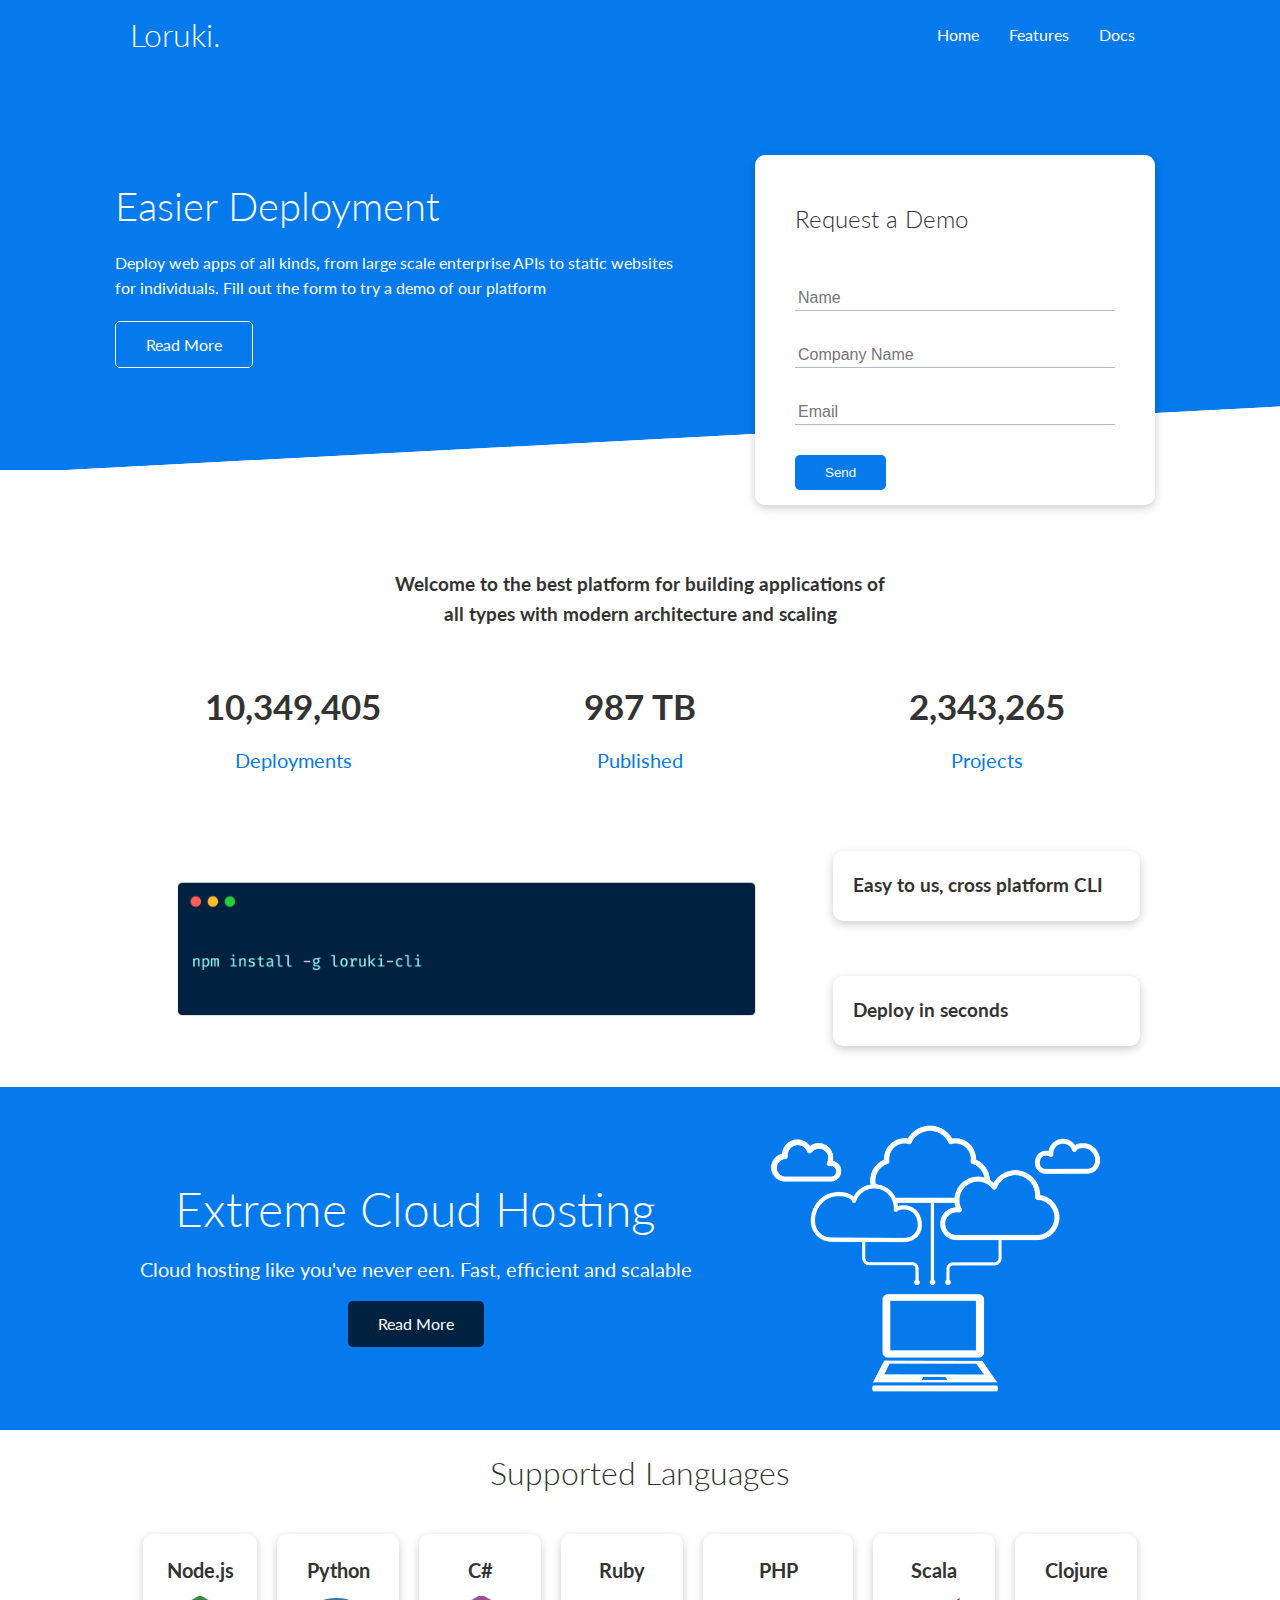
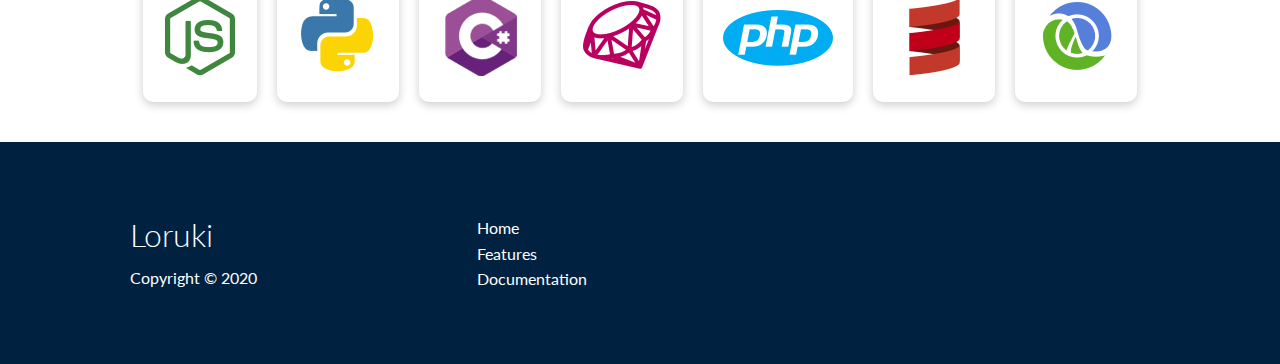
<file: index.html>
<!DOCTYPE html>
<html lang="en">
<head>
    <meta charset="UTF-8">
    <meta http-equiv="X-UA-Compatible" content="IE=edge">
    <meta name="viewport" content="width=device-width, initial-scale=1.0">
    <link rel="stylesheet" href="https://cdnjs.cloudflare.com/ajax/libs/font-awesome/5.15.2/css/all.min.css" integrity="sha512-HK5fgLBL+xu6dm/Ii3z4xhlSUyZgTT9tuc/hSrtw6uzJOvgRr2a9jyxxT1ely+B+xFAmJKVSTbpM/CuL7qxO8w==" crossorigin="anonymous" />
    <link rel="stylesheet" href="css/utilities.css">
    <link rel="stylesheet" href="css/style.css">
    
    <title>Loruki | Cloud Hosting For Everyone</title>
</head>
<body>

    <!-- Navbar -->

    <div class="navbar">
        <div class="container flex">
            <h1 class="logo">Loruki.</h1>
            <nav>
                <ul>
                    <li><a href="index.html">Home</a></li>
                    <li><a href="features.html">Features</a></li>
                    <li><a href="docs.html">Docs</a></li>
                </ul>
            </nav>
        </div>
    </div>

    <!-- Showcase -->

    <section class="showcase">
        <div class="container grid">
            <div class="showcase-text">
                <h1>Easier Deployment</h1>
                <p>Deploy web apps of all kinds, from large scale enterprise APIs to static websites for individuals. Fill out the form to try a demo of our platform</p>
                <a href="features.html" class="btn btn-outline">Read More</a>
            </div>

            <div class="showcase-form card">
                <h2>Request a Demo</h2>
                <form name="contact" method="POST" netlify-honeypot="bot-field" data-netlify="true">
                    <input type="hidden" name="form-name" value="contact">
                    <p class="hidden">
                        <label>Don’t fill this out if you’re human: <input name="bot-field" /></label>
                    </p>
                    <div class="form-control">
                        <input type="text" name="name" placeholder="Name" required>
                    </div>
                    <div class="form-control">
                        <input type="text" name="company" placeholder="Company Name" required>
                    </div>
                    <div class="form-control">
                        <input type="email" name="email" placeholder="Email" required>
                    </div>
                    <input type="submit" value="Send" class="btn btn-primary">
                </form>
            </div>
        </div>
    </section>

    <!-- Stats -->

    <section class="stats">
        <div class="container">
            <h3 class="stats-heading text-center my-1">
                Welcome to the best platform for building applications of all types with modern architecture and scaling
            </h3>

            <div class="grid grid-3 text-center my-4">
                <div>
                    <i class="fas fa-server fa-3x"></i>
                    <h3>10,349,405</h3>
                    <p class="text-secondary">Deployments</p>
                </div>
                <div>
                    <i class="fas fa-upload fa-3x"></i>
                    <h3>987 TB</h3>
                    <p class="text-secondary">Published</p>
                </div>
                <div>
                    <i class="fas fa-project-diagram fa-3x"></i>
                    <h3>2,343,265</h3>
                    <p class="text-secondary">Projects</p>
                </div>
            </div>
        </div>
    </section>

    <!-- Cli -->
    <section class="cli">
        <div class="container grid">
            <img src="images/cli.png" alt="cli">
            <div class="card">
                <h3>Easy to us, cross platform CLI</h3>
            </div>
            <div class="card">
                <h3>Deploy in seconds</h3>
            </div>
        </div>
    </section>

    <!-- Cloud -->
    <section class="cloud bg-primary my-2 py-2">
        <div class="container grid">
            <div class="text-center">
                <h2 class="lg">Extreme Cloud Hosting</h2>
                <p class="lead my-1">Cloud hosting like you've never een. Fast, efficient and scalable</p>
                <a href="features.html" class="btn btn-dark">Read More</a>
            </div>
            <img src="images/cloud.png" alt="cloud">
        </div>
    </section>

    <!-- Languages -->
    <section class="languages">
        <h2 class="md text-center my-2">
            Supported Languages
        </h2>
        <div class="container flex">
            <div class="card">
                <h4>Node.js</h4>
                <img src="images/logos/node.png" alt="node">
            </div>
            <div class="card">
                <h4>Python</h4>
                <img src="images/logos/python.png" alt="Python">
            </div>
            <div class="card">
                <h4>C#</h4>
                <img src="images/logos/csharp.png" alt="C#">
            </div>
            <div class="card">
                <h4>Ruby</h4>
                <img src="images/logos/ruby.png" alt="Ruby">
            </div>
            <div class="card">
                <h4>PHP</h4>
                <img src="images/logos/php.png" alt="PHP">
            </div>
            <div class="card">
                <h4>Scala</h4>
                <img src="images/logos/scala.png" alt="Scala">
            </div>
            <div class="card">
                <h4>Clojure</h4>
                <img src="images/logos/clojure.png" alt="Clojure">
            </div>
        </div>
    </section>

    <!-- Footer -->
    <footer class="footer bg-dark py-5">
        <div class="container grid grid-3">
            <div>
                <h1>Loruki</h1>
                <p>Copyright &copy; 2020</p>
            </div>
            <nav>
                <ul>
                    <li><a href="index.html">Home</a></li>
                    <li><a href="features.html">Features</a></li>
                    <li><a href="docs.html">Documentation</a></li>
                </ul>
            </nav>
            <div class="social">
                <a href="#"><i class="fab fa-github fa-2x"></i></a>
                <a href="#"><i class="fab fa-facebook fa-2x"></i></a>
                <a href="#"><i class="fab fa-instagram fa-2x"></i></a>
                <a href="#"><i class="fab fa-twitter fa-2x"></i></a>
            </div>
        </div>
    </footer>
</body>
</html>
</file>
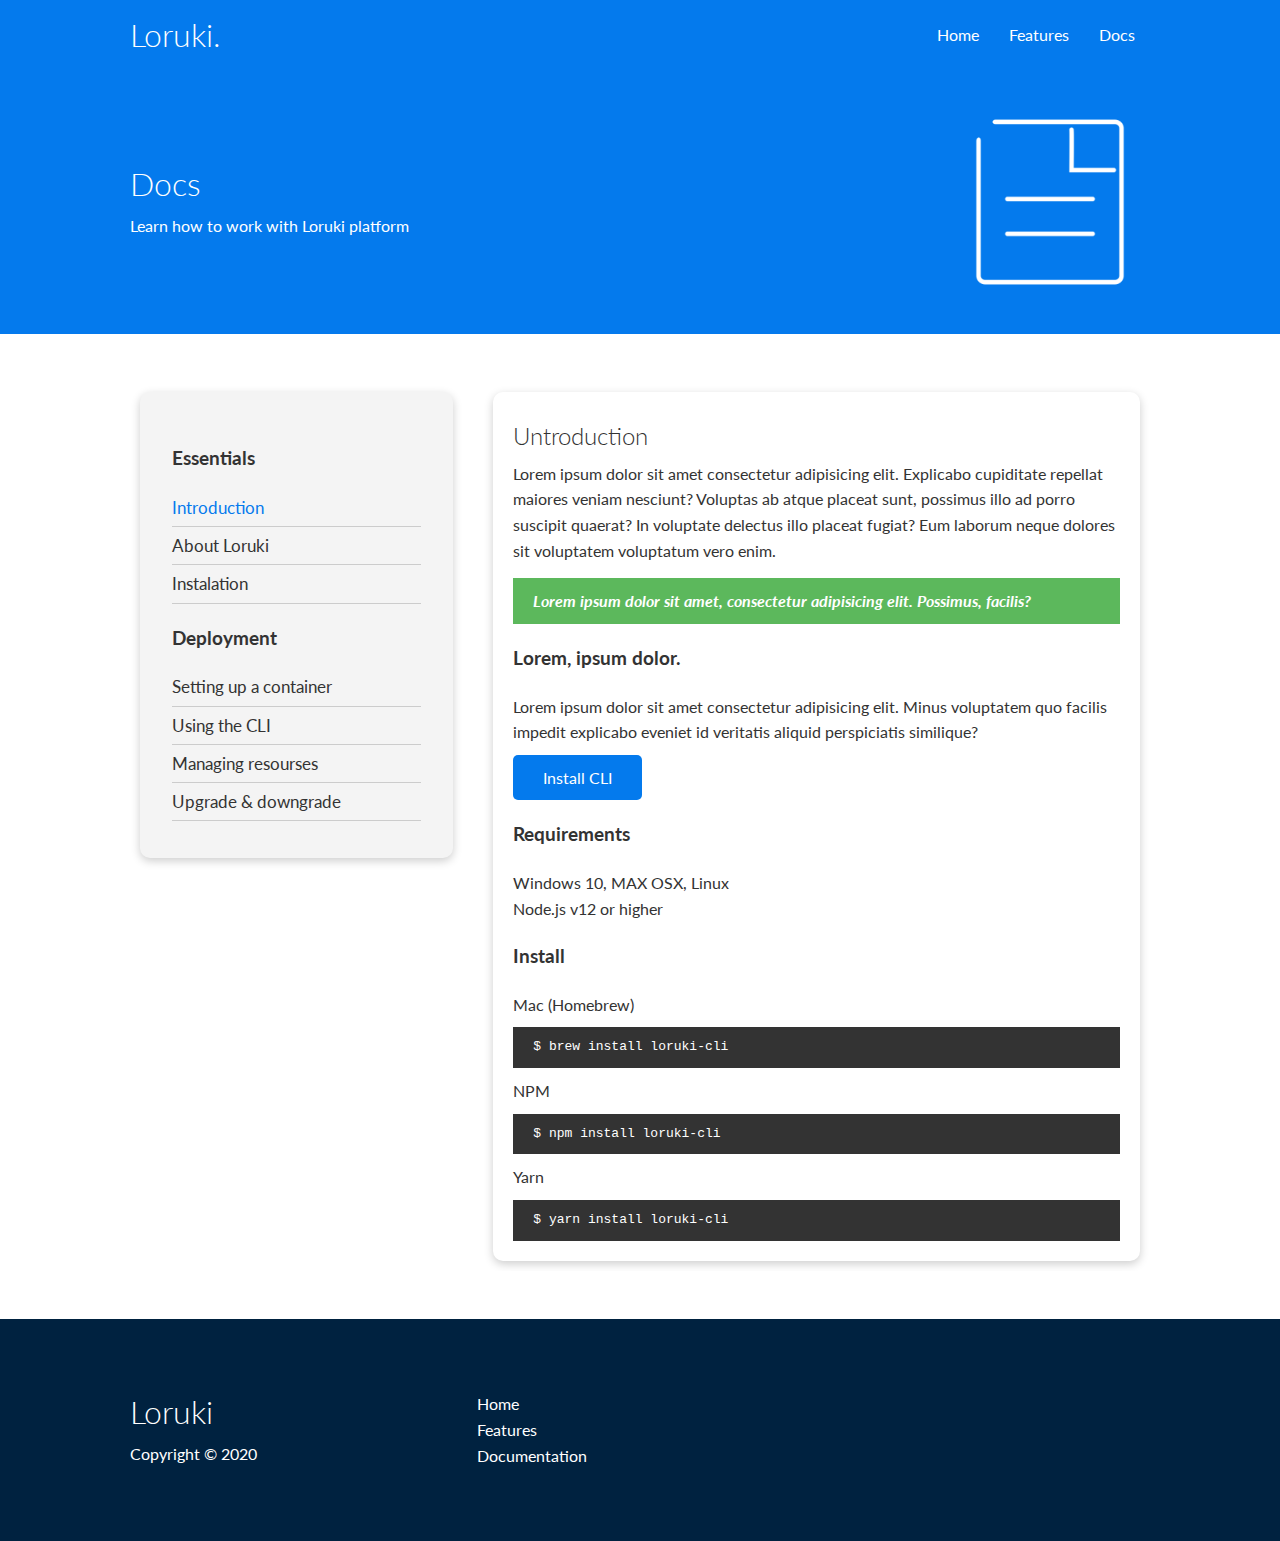
<file: docs.html>
<!DOCTYPE html>
<html lang="en">
<head>
    <meta charset="UTF-8">
    <meta http-equiv="X-UA-Compatible" content="IE=edge">
    <meta name="viewport" content="width=device-width, initial-scale=1.0">
    <link rel="stylesheet" href="https://cdnjs.cloudflare.com/ajax/libs/font-awesome/5.15.2/css/all.min.css" integrity="sha512-HK5fgLBL+xu6dm/Ii3z4xhlSUyZgTT9tuc/hSrtw6uzJOvgRr2a9jyxxT1ely+B+xFAmJKVSTbpM/CuL7qxO8w==" crossorigin="anonymous" />
    <link rel="stylesheet" href="css/utilities.css">
    <link rel="stylesheet" href="css/style.css">
    
    <title>Loruki | Cloud Hosting For Everyone</title>
</head>
<body>

    <!-- Navbar -->

    <div class="navbar">
        <div class="container flex">
            <h1 class="logo">Loruki.</h1>
            <nav>
                <ul>
                    <li><a href="index.html">Home</a></li>
                    <li><a href="features.html">Features</a></li>
                    <li><a href="docs.html">Docs</a></li>
                </ul>
            </nav>
        </div>
    </div>

    <!-- Head -->

    <section class="docs-head bg-primary py-3">
        <div class="container grid">
            <div>
                <h1 class="md">Docs</h1>
                <p>Learn how to work with Loruki platform</p>
            </div>
            <img src="images/docs.png" alt="server">
        </div>
    </section>

    <!-- Docs Main -->

    <section class="docs-main my-4">
        <div class="container grid">
            <div class="card bg-light p-3">
                <h3 class="my-2">Essentials</h3>
                <nav>
                    <ul>
                        <li><a class="text-primary" href="#">Introduction</a></li>
                        <li><a href="#">About Loruki</a></li>
                        <li><a href="#">Instalation</a></li>
                    </ul>
                </nav>
                <h3 class="my-2">Deployment</h3>
                <nav>
                    <ul>
                        <li><a href="#">Setting up a container</a></li>
                        <li><a href="#">Using the CLI</a></li>
                        <li><a href="#">Managing resourses</a></li>
                        <li><a href="#">Upgrade & downgrade</a></li>
                    </ul>
                </nav>
            </div>
            <div class="card">
                <h2>Untroduction</h2>
                <p>Lorem ipsum dolor sit amet consectetur adipisicing elit. Explicabo cupiditate repellat maiores veniam nesciunt? Voluptas ab atque placeat sunt, possimus illo ad porro suscipit quaerat? In voluptate delectus illo placeat fugiat? Eum laborum neque dolores sit voluptatem voluptatum vero enim.</p>

                <div class="alert alert-success">
                    <i class="fas fa-info">Lorem ipsum dolor sit amet, consectetur adipisicing elit. Possimus, facilis?</i>
                </div>

                <h3>Lorem, ipsum dolor.</h3>
                <p>Lorem ipsum dolor sit amet consectetur adipisicing elit. Minus voluptatem quo facilis impedit explicabo eveniet id veritatis aliquid perspiciatis similique?</p>
                <a href="#" class="btn btn-primary">Install CLI</a>

                <h3>Requirements</h3>
                <ul>
                    <li>Windows 10, MAX OSX, Linux</li>
                    <li>Node.js v12 or higher</li>
                </ul>

                <h3>Install</h3>
                <p>Mac (Homebrew)</p>
                <pre><code>$ brew install loruki-cli</code></pre>
                <p>NPM</p>
                <pre><code>$ npm install loruki-cli</code></pre>
                <p>Yarn</p>
                <pre><code>$ yarn install loruki-cli</code></pre>
            </div>
        </div>
    </section>

    <!-- Footer -->
    <footer class="footer bg-dark py-5">
        <div class="container grid grid-3">
            <div>
                <h1>Loruki</h1>
                <p>Copyright &copy; 2020</p>
            </div>
            <nav>
                <ul>
                    <li><a href="index.html">Home</a></li>
                    <li><a href="features.html">Features</a></li>
                    <li><a href="docs.html">Documentation</a></li>
                </ul>
            </nav>
            <div class="social">
                <a href="#"><i class="fab fa-github fa-2x"></i></a>
                <a href="#"><i class="fab fa-facebook fa-2x"></i></a>
                <a href="#"><i class="fab fa-instagram fa-2x"></i></a>
                <a href="#"><i class="fab fa-twitter fa-2x"></i></a>
            </div>
        </div>
    </footer>
</body>
</html>
</file>
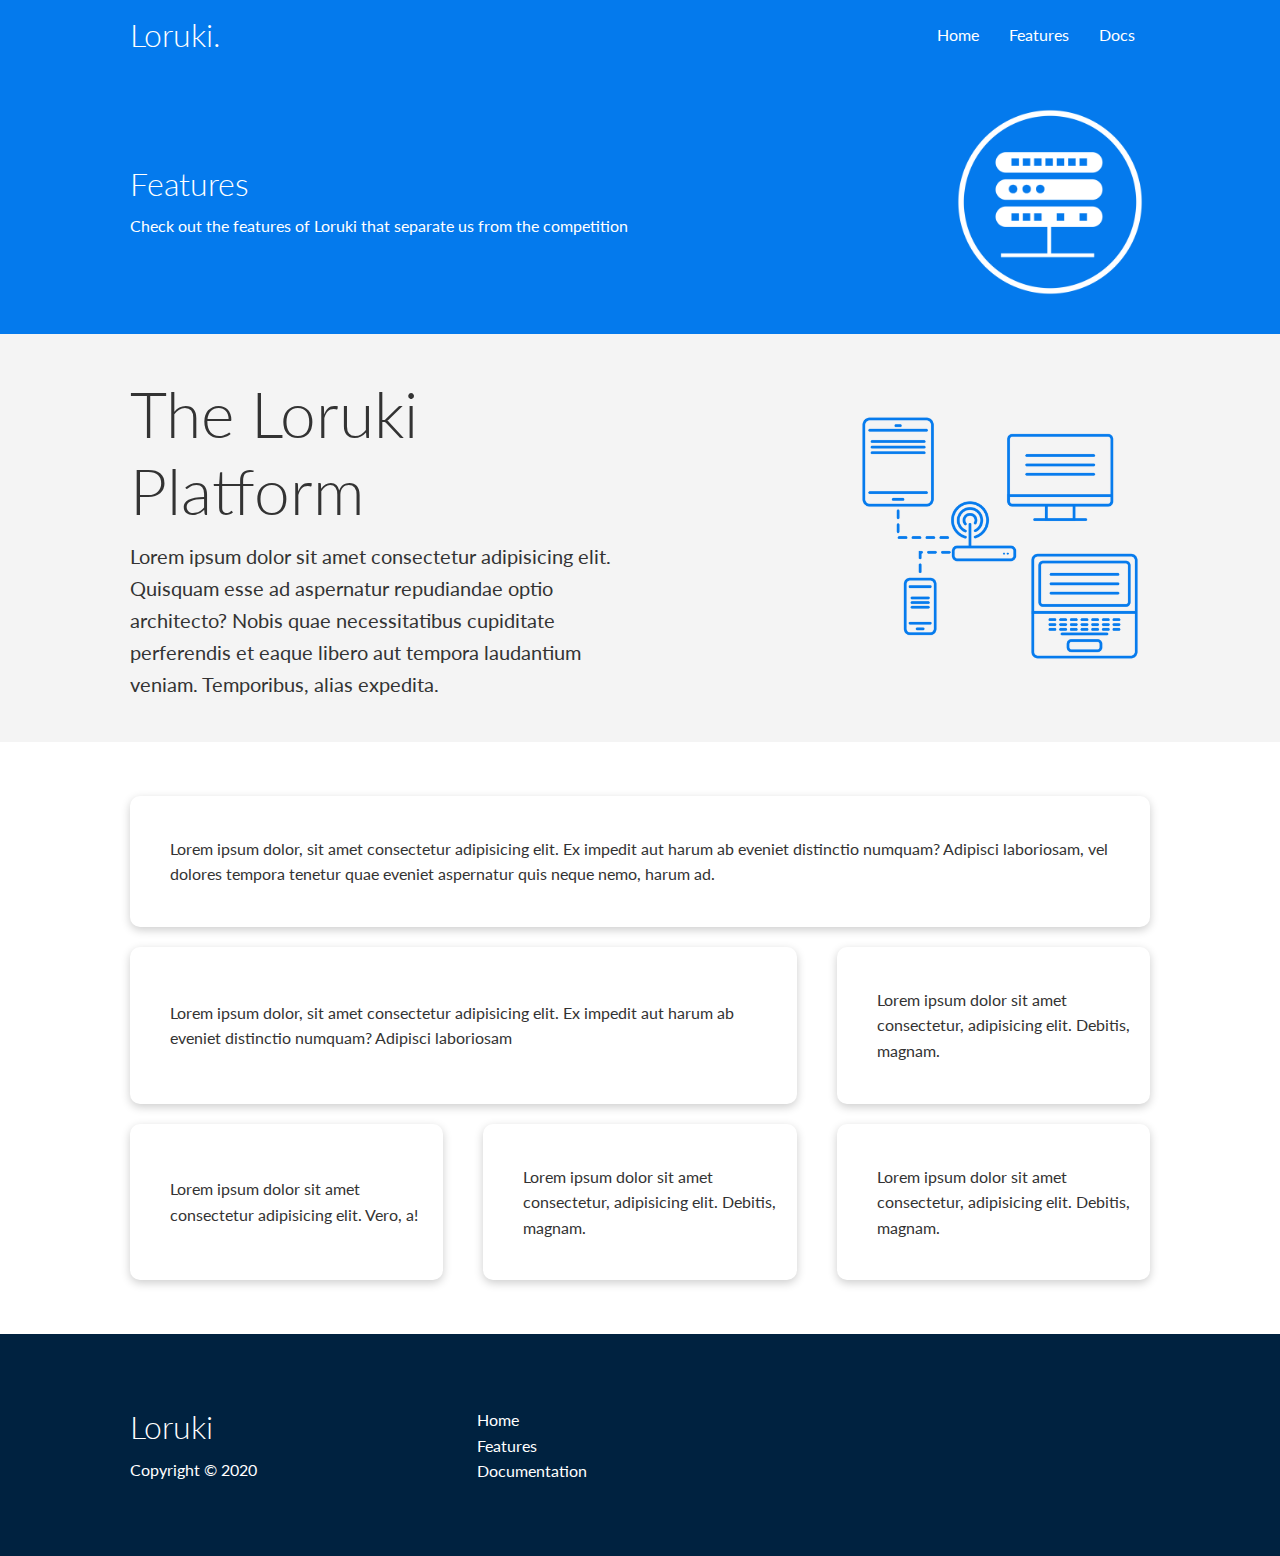
<file: features.html>
<!DOCTYPE html>
<html lang="en">
<head>
    <meta charset="UTF-8">
    <meta http-equiv="X-UA-Compatible" content="IE=edge">
    <meta name="viewport" content="width=device-width, initial-scale=1.0">
    <link rel="stylesheet" href="https://cdnjs.cloudflare.com/ajax/libs/font-awesome/5.15.2/css/all.min.css" integrity="sha512-HK5fgLBL+xu6dm/Ii3z4xhlSUyZgTT9tuc/hSrtw6uzJOvgRr2a9jyxxT1ely+B+xFAmJKVSTbpM/CuL7qxO8w==" crossorigin="anonymous" />
    <link rel="stylesheet" href="css/utilities.css">
    <link rel="stylesheet" href="css/style.css">
    
    <title>Loruki | Cloud Hosting For Everyone</title>
</head>
<body>

    <!-- Navbar -->

    <div class="navbar">
        <div class="container flex">
            <h1 class="logo">Loruki.</h1>
            <nav>
                <ul>
                    <li><a href="index.html">Home</a></li>
                    <li><a href="features.html">Features</a></li>
                    <li><a href="docs.html">Docs</a></li>
                </ul>
            </nav>
        </div>
    </div>

    <!-- Head -->

    <section class="features-head bg-primary py-3">
        <div class="container grid">
            <div>
                <h1 class="md">Features</h1>
                <p>Check out the features of Loruki that separate us from the competition</p>
            </div>
            <img src="images/server.png" alt="server">
        </div>
    </section>

    <!-- Sub head -->
    <section class="features-sub-head bg-light py-3">
        <div class="container grid">
            <div>
                <h1 class="xl">The Loruki Platform</h1>
                <p class="lead">Lorem ipsum dolor sit amet consectetur adipisicing elit. Quisquam esse ad aspernatur repudiandae optio architecto? Nobis quae necessitatibus cupiditate perferendis et eaque libero aut tempora laudantium veniam. Temporibus, alias expedita.</p>
            </div>
            <img src="images/server2.png" alt="server">
        </div>
    </section>

    <section class="features-main my-2">
        <div class="container grid grid-3">
            <div class="card flex">
                <i class="fas fa-server fa-3x"></i>
                <p>Lorem ipsum dolor, sit amet consectetur adipisicing elit. Ex impedit aut harum ab eveniet distinctio numquam? Adipisci laboriosam, vel dolores tempora tenetur quae eveniet aspernatur quis neque nemo, harum ad.</p>
            </div>
            <div class="card flex">
                <i class="fas fa-network-wired fa-3x"></i>
                <p>Lorem ipsum dolor, sit amet consectetur adipisicing elit. Ex impedit aut harum ab eveniet distinctio numquam? Adipisci laboriosam</p>
            </div>
            <div class="card flex">
                <i class="fas fa-laptop-code fa-3x"></i>
                <p>Lorem ipsum dolor sit amet consectetur, adipisicing elit. Debitis, magnam.</p>
            </div>
            <div class="card flex">
                <i class="fas fa-database fa-3x"></i>
                <p>Lorem ipsum dolor sit amet consectetur adipisicing elit. Vero, a!</p>
            </div>
            <div class="card flex">
                <i class="fas fa-power-off fa-3x"></i>
                <p> Lorem ipsum dolor sit amet consectetur, adipisicing elit. Debitis, magnam.</p>
            </div>
            <div class="card flex">
                <i class="fas fa-upload fa-3x"></i>
                <p>Lorem ipsum dolor sit amet consectetur, adipisicing elit. Debitis, magnam.</p>
            </div>
        </div>
    </section>

    <!-- Footer -->
    <footer class="footer bg-dark py-5">
        <div class="container grid grid-3">
            <div>
                <h1>Loruki</h1>
                <p>Copyright &copy; 2020</p>
            </div>
            <nav>
                <ul>
                    <li><a href="index.html">Home</a></li>
                    <li><a href="features.html">Features</a></li>
                    <li><a href="docs.html">Documentation</a></li>
                </ul>
            </nav>
            <div class="social">
                <a href="#"><i class="fab fa-github fa-2x"></i></a>
                <a href="#"><i class="fab fa-facebook fa-2x"></i></a>
                <a href="#"><i class="fab fa-instagram fa-2x"></i></a>
                <a href="#"><i class="fab fa-twitter fa-2x"></i></a>
            </div>
        </div>
    </footer>
</body>
</html>
</file>
<file: css/utilities.css>
.container {
    max-width: 1100px;
    margin: 0 auto;
    overflow: auto;
    padding: 0 40px;
}

.card {
    background-color: #fff;
    color: #333;
    border-radius: 10px;
    box-shadow: 0 3px 10px rgba(0, 0 , 0, 0.2);
    padding: 20px;
    margin: 10px;
}

.btn {
    display: inline-block;
    padding: 10px 30px;
    cursor: pointer;
    background: var(--primary-color);
    color: #fff;
    border: none;
    border-radius: 5px;
}

.btn-outline {
    background-color: transparent;
    border: 1px #fff solid;
}

.btn:hover {
    transform: scale(0.98);
}

/* Backgrounds & color buttons */
.bg-primary, 
.btn-primary {
    background-color: var(--primary-color);
    color: #fff;
}

.bg-secondary, 
.btn-secondary {
    background-color: var(--secondary-color);
    color: #fff;
}

.bg-dark, 
.btn-dark {
    background-color: var(--dark-color);
    color: #fff;
}

.bg-light, 
.btn-light {
    background-color: var(--light-color);
    color: #333;
}

.bg-primary a, 
.btn-primary a,
.bg-secondary a, 
.btn-secondary a,
.bg-dark a, 
.btn-dark {
    color: #fff;
}

/* Text colors */
.text-primary {
    color: var(--primary-color);
}

.text-secondary {
    color: var(--secondary-color);
}

.text-dark {
    color: var(--dark-color);
}

.text-light {
    color: var(--light-color);
}

/* Text sizes */
.lead {
    font-size: 20px;
}

.sm {
    font-size: 1rem;
}

.md {
    font-size: 2rem;
}

.lg {
    font-size: 3rem;
}

.xl {
    font-size: 4rem;
}

.text-center {
    text-align: center;
}

/* Alert */
.alert {
    background-color: var(--light-color);
    padding: 10px 20px;
    font-weight: bold;
    margin: 15px 0;
}

.alert i::before {
    margin-right: 10px;
}

.alert-success {
    background-color: var(--success-color);
    color: #fff;
}

.alert-error {
    background-color: var(--error-color);
    color: #fff;
}

.flex {
    display: flex;
    justify-content: center;
    align-items: center;
    height: 100%;
}

.grid {
    display: grid;
    grid-template-columns: repeat(2, 1fr);
    gap: 20px;
    justify-content: center;
    align-items: center;
    height: 100%;
}

.grid-3 {
    grid-template-columns: repeat(3, 1fr);
}

/* Margin */
.my-1 {
    margin: 1rem 0;   
}

.my-2 {
    margin: 1.5rem 0;   
}

.my-3 {
    margin: 2rem 0;   
}

.my-4 {
    margin: 3rem 0;   
}

.my-5 {
    margin: 4rem 0;   
}

.m-1 {
    margin: 1rem;   
}

.m-2 {
    margin: 1.5rem;   
}

.m-3 {
    margin: 2rem;   
}

.m-4 {
    margin: 3rem;   
}

.m-5 {
    margin: 4rem;   
}

/* Padding */
.py-1 {
    padding: 1rem 0;   
}

.py-2 {
    padding: 1.5rem 0;   
}

.py-3 {
    padding: 2rem 0;   
}

.py-4 {
    padding: 3rem 0;   
}

.py-5 {
    padding: 4rem 0;   
}

.p-1 {
    padding: 1rem;   
}

.p-2 {
    padding: 1.5rem;   
}

.p-3 {
    padding: 2rem;   
}

.p-4 {
    padding: 3rem;   
}

.p-5 {
    padding: 4rem;   
}
</file>
<file: css/style.css>
@import url('https://fonts.googleapis.com/css2?family=Lato&display=swap');

:root {
    --primary-color: #047aed;
    --secondary-color: #1c3fa8;
    --dark-color: #002240;
    --light-color: #f4f4f4;
    --success-color: #5cb85c;
    --error-color: #d9534f;
}

* {
    box-sizing: border-box;
    padding: 0;
    margin: 0;
}

body {
    font-family: 'Lato', 'sans-sarif';
    color: #333;
    line-height: 1.6;
}

ul {
    list-style-type: none;
}

a {
    text-decoration: none;
    color: #333;
}

h1, 
h2 {
    font-weight: 300;
    line-height: 1.2;
    margin: 10px 0;
}

p {
    margin: 10px 0;
}

img {
    width: 100%;
}

code, pre {
    background: #333;
    color: #fff;
    padding: 10px;
}

.hidden {
    visibility: hidden;
    height: 0;`
}

/* Navbar */
.navbar {
    background-color: var(--primary-color);
    color: #fff;
    height: 70px;
}

.navbar ul {
    display: flex;
}

.navbar a {
    color: #fff;
    padding: 10px;
    margin: 0 5px;
}

.navbar a:hover {
    border-bottom: 2px #fff solid;
}

.navbar .flex {
    justify-content: space-between;
}

/* Showcase */
.showcase {
    height: 400px;
    background-color: var(--primary-color);
    color: #fff;
    position: relative;
}

.showcase h1 {
    font-size: 40px;
}

.showcase p {
    margin: 20px 0;
}

.showcase .grid {
    overflow: visible;
    grid-template-columns: 55% 45%;
    gap: 30px;
}

.showcase-form {
    position: relative;
    top: 60px;
    height: 350px;
    width: 400px;
    padding: 40px;
    z-index: 100;
    justify-self: flex-end;
    animation: slideInFromRight 1s ease-in;
}

.showcase-text {
    animation: slideInFromLeft 1s ease-in;
}

.showcase-form .form-control {
    margin: 30px 0;
}

.showcase-form input[type="text"],
.showcase-form input[type="email"]{
    border: 0;
    border-bottom: 1px solid #b4becb;
    width: 100%;
    padding: 3px;
    font-size: 16px;
}

.showcase-form input:focus{
    outline: none;
}

.showcase:before,
.showcase:after {
    content: '';
    position: absolute;
    height: 100px;
    bottom: -70px;
    right: 0;
    left: 0;
    background: #fff;
    transform: skewY(-3deg);
    -webkit-transform: skewY(-3deg);
    -moz-transform: skewY(-3deg);
    -ms-transform: skewY(-3deg);
}

/* Stats */
.stats {
    padding-top: 100px;
    animation: slideInFromBottom 1s ease-in;
}

.stats-heading {
    max-width: 500px;
    margin: auto;
}

.stats .grid h3 {
    font-size: 35px;
}

.stats .grid p{
    font-size: 20px;
    /* font-weight: bold; */
    color: var(--primary-color);
}

/* Cli */
.cli .grid {
    grid-template-columns: repeat(3, 1fr);
    grid-template-rows: repeat(2, 1fr);
}

.cli .grid > *:first-child {
    grid-column: 1 / span 2;
    grid-row: 1 / span 2;
}

/* Cloud */
.cloud .grid {
    grid-template-columns: 4fr 3fr;
}

/* Languages */
.languages .flex {
    flex-wrap: wrap;
}

.languages .card{
    text-align: center;
    margin: 18px 10px 40px;
    transition: transform 0.2s ease-in;
}
.languages .card h4{
    font-size: 20px;
    margin-bottom: 10px;
}

.languages .card:hover {
    transform: translateY(-15px);
}

/* Features */
.features-head  img,
.docs-head img{
    width: 200px;
    justify-self: flex-end;
}

.features-sub-head img {
    width: 300px;
    justify-self: flex-end;
}

.features-main .card > i {
    margin-right: 20px;
}

.features-main .grid {
    padding: 30px;
}

.features-main .grid > *:first-child {
    grid-column: 1 / span 3;
}

.features-main .grid > *:nth-child(2) {
    grid-column: 1 / span 2;
}

/* Docs */

.docs-main h3 {
    margin: 20px 0;
}

.docs-main .grid {
    grid-template-columns: 1fr 2fr;
    align-items: flex-start;
}

.docs-main nav li {
    font-size: 17px;
    padding-bottom: 5px;
    margin-bottom: 5px;
    border-bottom: 1px #ccc solid;
}

.docs-main a:hover {
    font-weight: bold;
}

/* Footer */
.footer .social a {
    margin: 0 10px;
}

/* Animations */
@keyframes slideInFromLeft {
    0% {
        transform: translateX(-100%);
    }
    100% {
        transform: translateX(0);
    }
}

@keyframes slideInFromRight {
    0% {
        transform: translateX(100%);
    }
    100% {
        transform: translateX(0);
    }
}

@keyframes slideInFromTop {
    0% {
        transform: translateY(-100%);
    }
    100% {
        transform: translateX(0);
    }
}

@keyframes slideInFromBottom {
    0% {
        transform: translateY(100%);
    }
    100% {
        transform: translateX(0);
    }
}

/* Tablets and under */
@media(max-width: 768px) {
    .grid,
    .showcase .grid,
    .stats .grid,
    .cli .grid,
    .cloud .grid,
    .features-main .grid,
    .docs-main .grid {
        grid-template-columns: 1fr;
        grid-template-rows: 1fr;
    }

    .showcase {
        height: auto;
    }

    .showcase-text {
        text-align: center;
        margin-top: 40px;
        animation: slideInFromTop 1s ease-in;
    }

    .showcase-form {
        justify-self: center;
        margin: auto;
        animation: slideInFromBottom 1s ease-in;
    }

    .cli .grid > *:first-child {
        grid-column: 1;
        grid-row: 1;
    }

    .features-head,
    .features-sub-head,
    .docs-head {
        text-align: center;
    }

    .features-head img,
    .features-sub-head img,
    .docs-head img {
        justify-self: center;
    }

    .features-main .grid > *:first-child,
    .features-main .grid > *:nth-child(2) {
        grid-column: 1;
    }
}


/* Mobile */
@media(max-width: 500px) {
    .navbar {
        height: 110px;
    }

    .navbar .flex {
        flex-direction: column;
    }

    .navbar ul {
        padding: 10px;
        background-color: rgba(0,0,0,0.1);
    }

    .showcase-form {
        width: 300px;
      }
}
</file>
